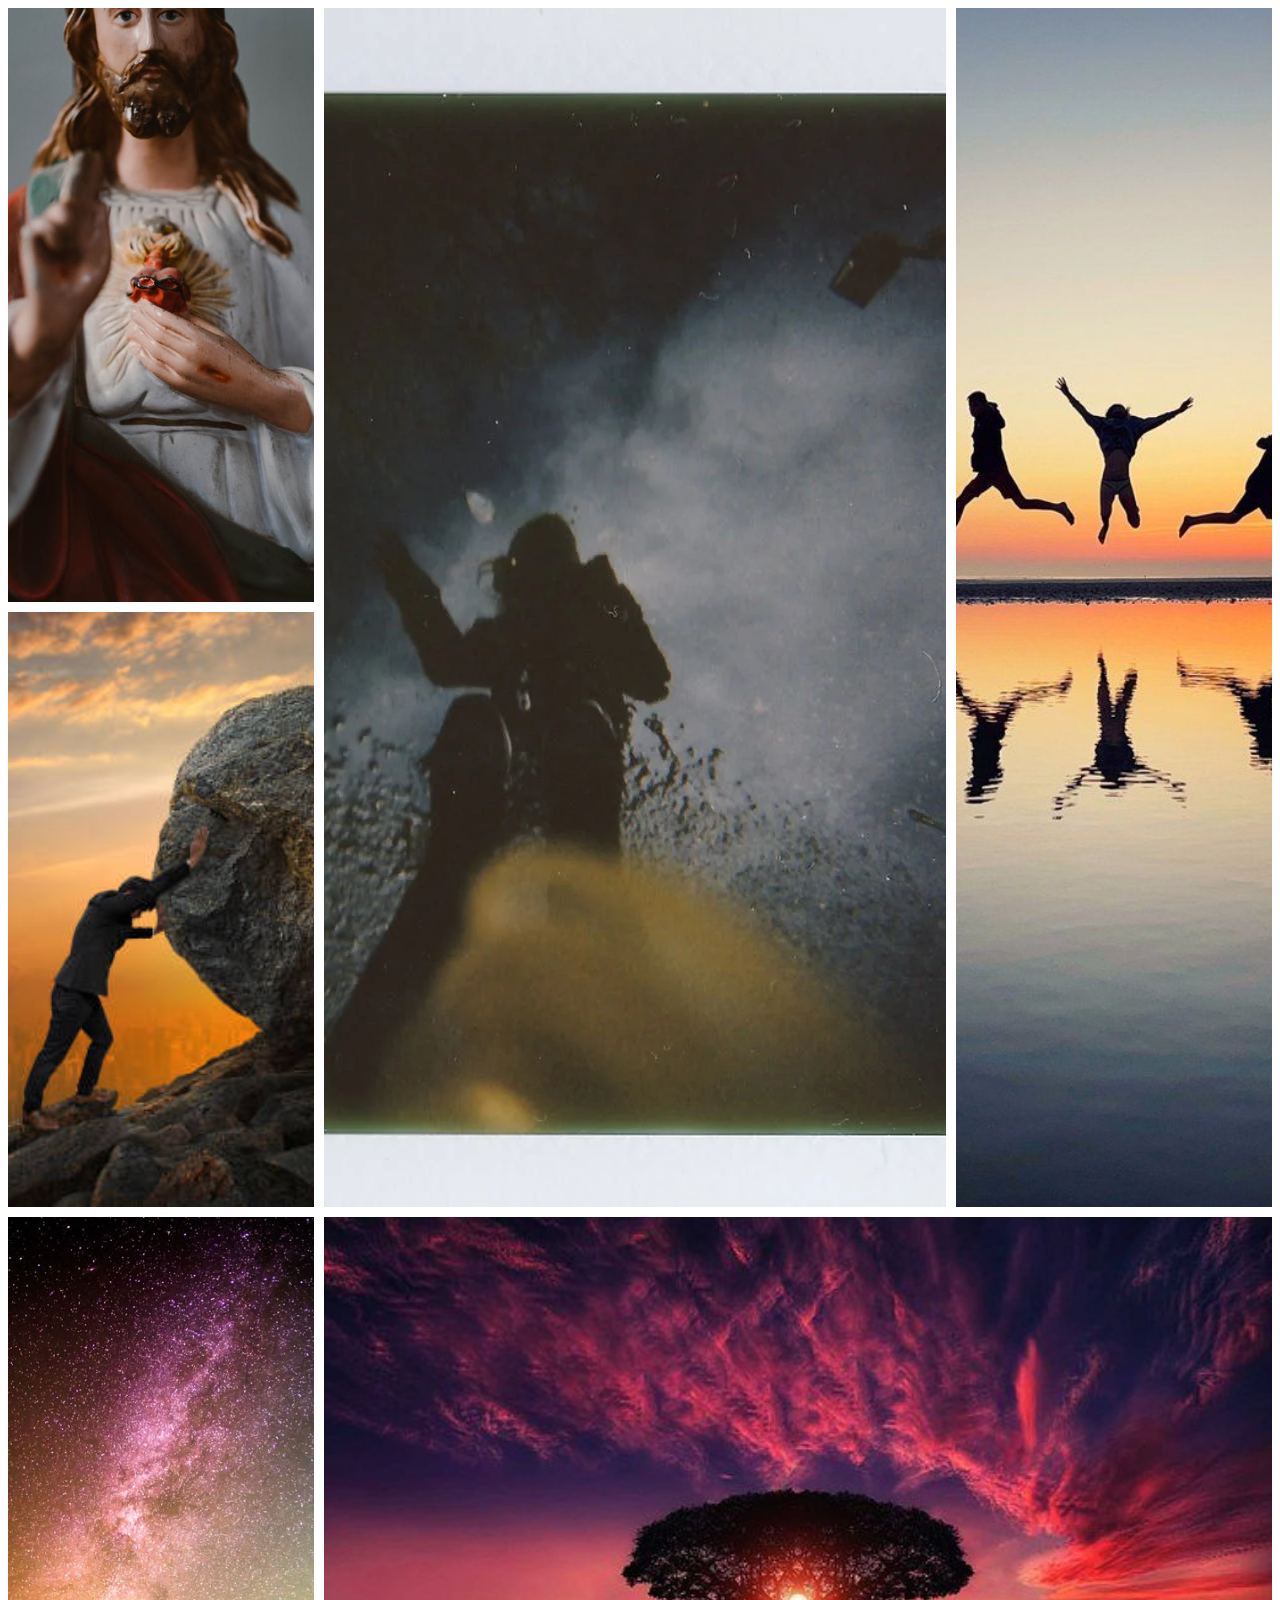
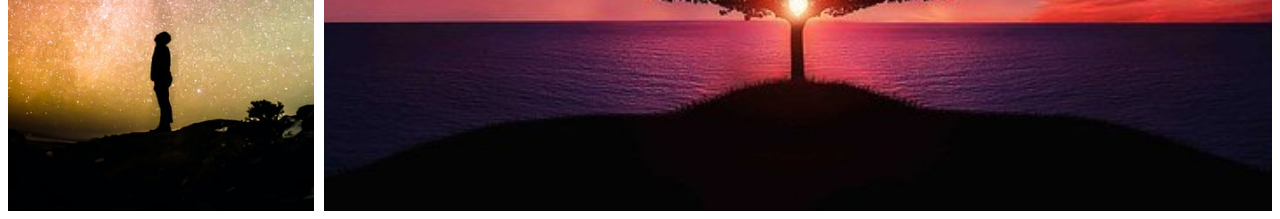
<file: esimene/esimene.html>
<!DOCTYPE html>
<html lang="en">
<head>
    <meta charset="UTF-8">
    <meta name="viewport" content="width=device-width, initial-scale=1.0">
    <title>Esimene</title>
    <link rel="stylesheet" href="../esimene/style.css">
</head>
<body>
    <div class="container">
        <div class="pictures">

            <div class=" image1">
                <img src="../img/jesus.jpg" alt="">
            </div>

            <div class=" image2">
                <img src="../img/pilt2.jpg" alt="">
            </div>

            <div class=" image3">
                <img src="../img/pilt3.jpg" alt="">
            </div>

            <div class=" image4">
                <img src="../img/pilt10.webp" alt="">
            </div>

            <div class=" image5">
                <img src="../img/pilt5.jpg" alt="">
            </div>

            <div class=" image6">
                <img src="../img/pilt8.jpg" alt="">
            </div>
            
        </div>
    </div>
</body>
</html>
</file>
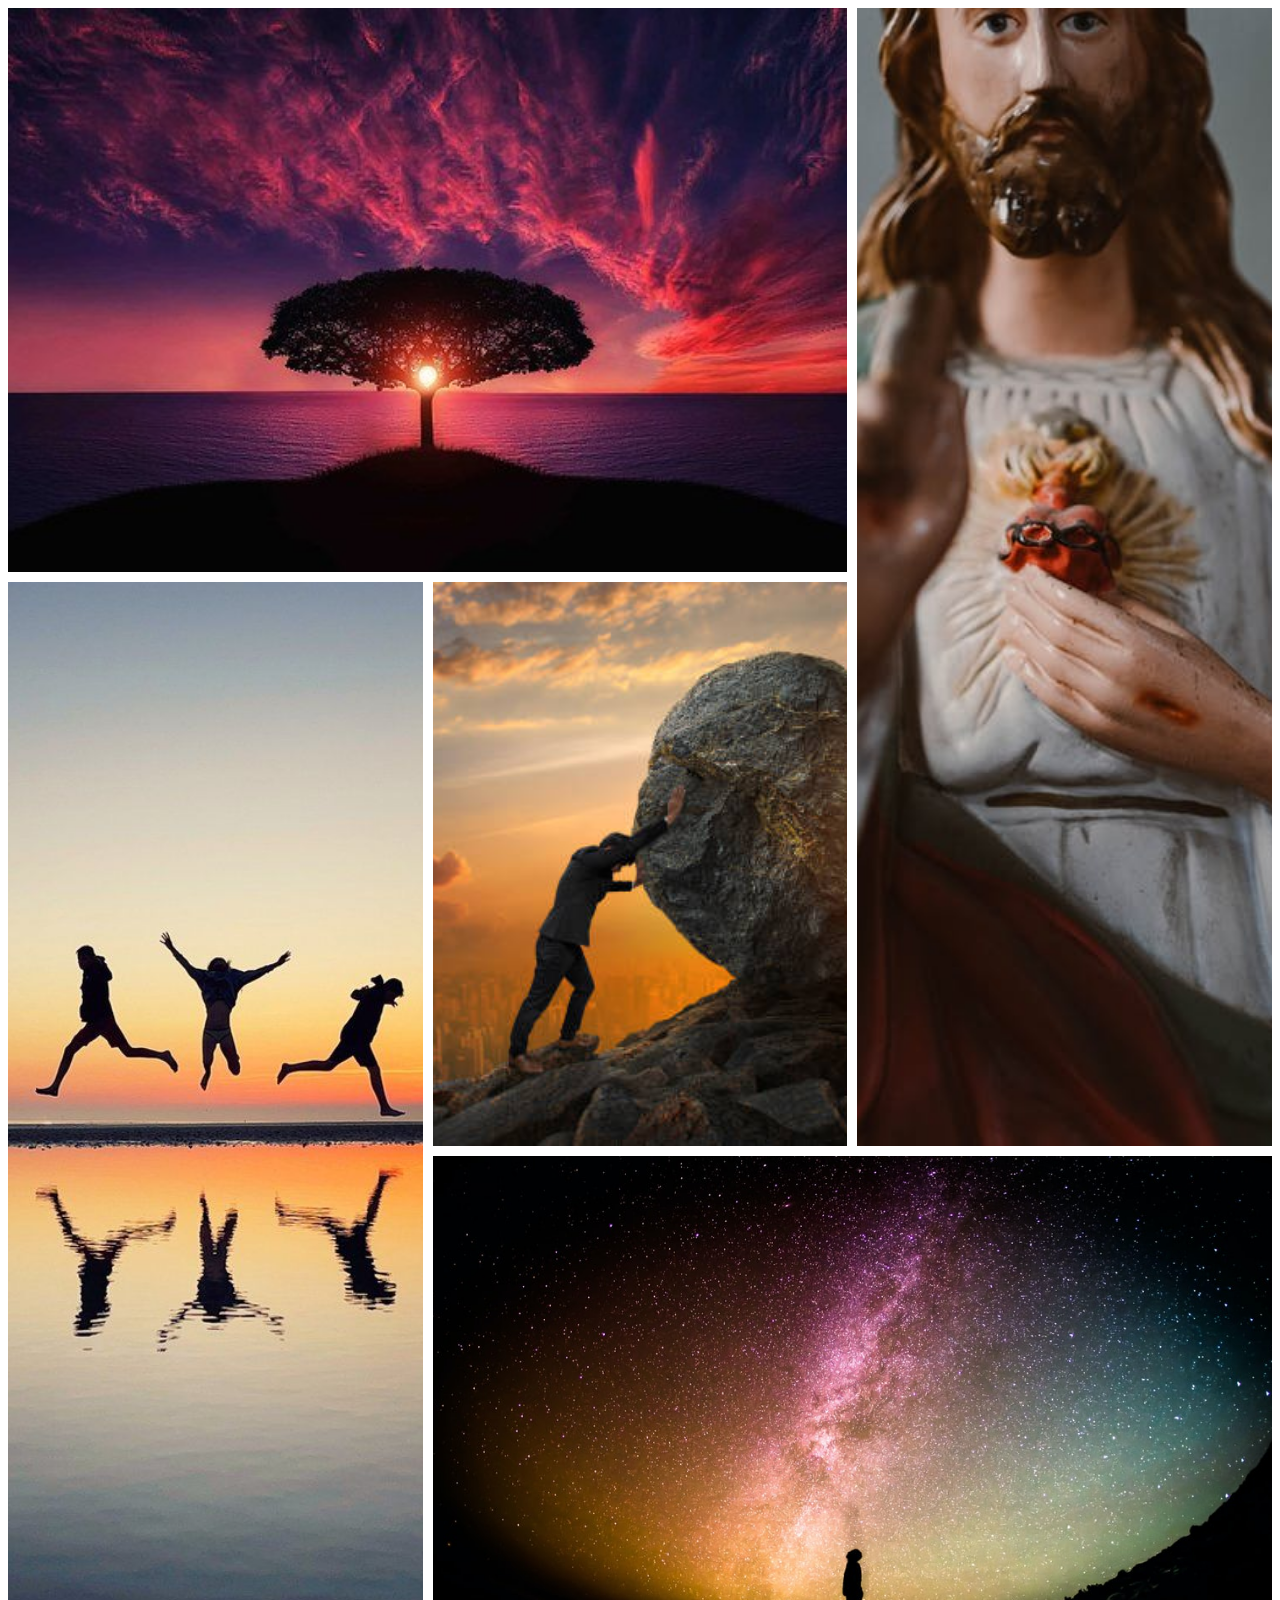
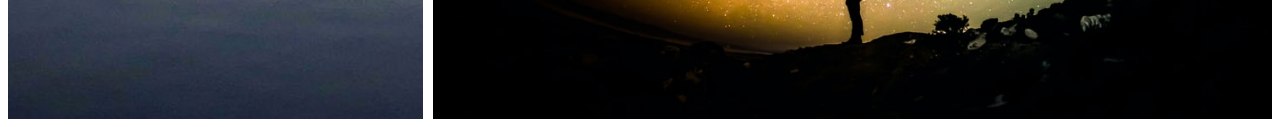
<file: teine/teine.html>
<!DOCTYPE html>
<html lang="en">
<head>
    <meta charset="UTF-8">
    <meta name="viewport" content="width=device-width, initial-scale=1.0">
    <title>teine</title>
    <link rel="stylesheet" href="../teine/style.css">
</head>
<body>
    <div class="container">
        <div class="pictures">

            <div class="image1">
                <img src="../img/pilt8.jpg" alt="">
            </div>

            <div class="image2">
                <img src="../img/jesus.jpg" alt="">
            </div>

            <div class="image3">
                <img src="../img/pilt5.jpg" alt="">
            </div>

            
            <div class="image4">
                <img src="../img/pilt2.jpg" alt="">
            </div>
            
            <div class="image5">
                <img src="../img/pilt3.jpg" alt="">
            </div>

            
        </div>
    </div>
</body>
</html>
</file>
<file: esimene/style.css>
.pictures{
    display: grid;
    grid-template-columns: repeat(4,1fr);
    grid-template-rows: repeat(3,1fr);
    gap: 10px;
}


img{
    object-fit: cover;
    height: 100%;
    width: 100%;
}


.image1 {
    grid-column-start: 1;
    grid-column-end: 2;
    grid-row-start: 1;
    grid-row-end: 2;
}

.image2 {
    grid-column-start: 1;
    grid-column-end: 2;
    grid-row-start: 2;
    grid-row-end: 3;
}

.image3 {
    grid-column-start: 1;
    grid-column-end: 2;
    grid-row-start: 3;
    grid-row-end: 4;
}

.image4 {
    grid-column-start: 2;
    grid-column-end: 4;
    grid-row-start: 1;
    grid-row-end: 3;
}


.image5 {
    grid-column-start: 4;
    grid-column-end: 6;
    grid-row-start: 1;
    grid-row-end: 3;
}

.image6 {
    grid-column-start: 2;
    grid-column-end: 6;
    grid-row-start: 3;
    grid-row-end: 4;
}
</file>
<file: teine/style.css>
.pictures{
    display: grid;
    grid-template-columns: repeat(3 ,1fr);
    grid-template-rows: repeat(3,1fr);
    gap: 10px;
}


img{
    object-fit: cover;
    height: 100%;
    width: 100%;
}


.image1 {
    grid-column-start: 1;
    grid-column-end: 3;
    grid-row-start: 1;
    grid-row-end: 2;
}

 .image2 {
    grid-column-start: 3;
    grid-column-end: 4;
    grid-row-start: 1;
    grid-row-end: 3;
}

.image3 {
    grid-column-start: 1;
    grid-column-end: 2;
    grid-row-start: 2;
    grid-row-end: 4;
}

.image4 {
    grid-column-start: 2;
    grid-column-end: 3;
    grid-row-start: 2;
    grid-row-end: 3;
}


.image5 {
    grid-column-start: 2;
    grid-column-end: 4;
    grid-row-start: 3;
    grid-row-end: 4;
}
</file>
